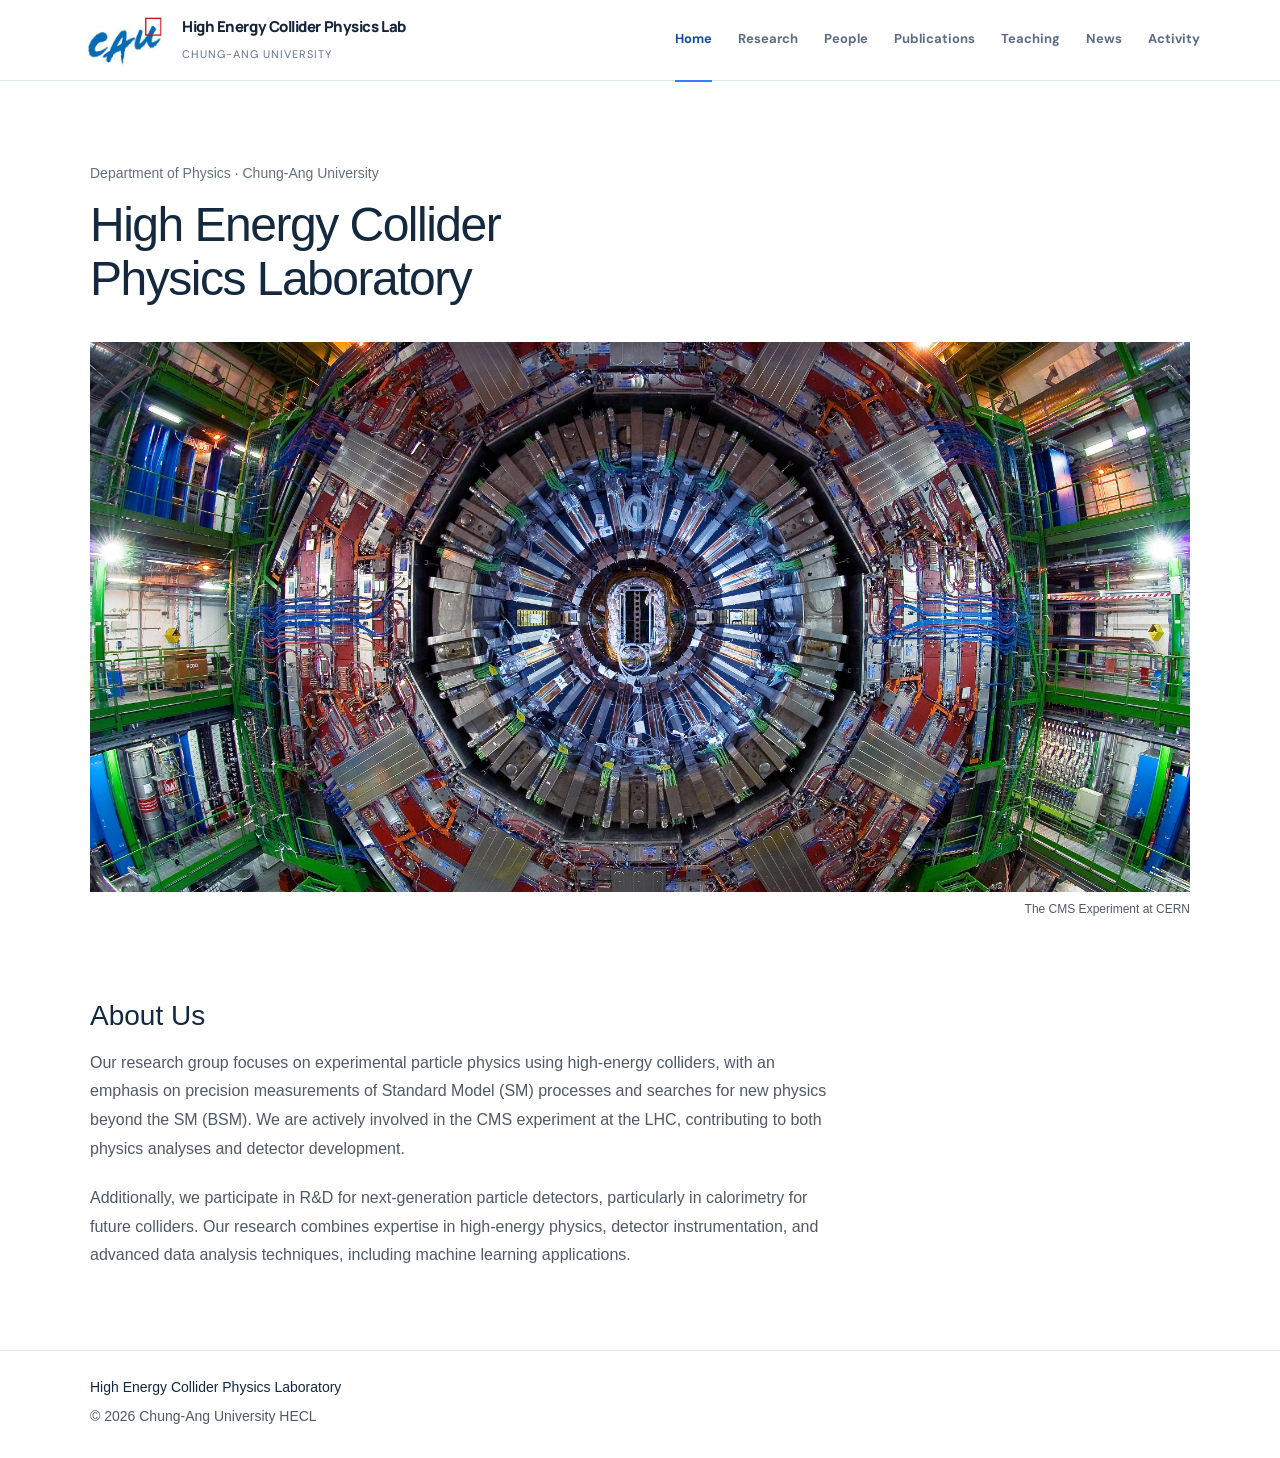
<file: index.html>
<!DOCTYPE html>
<html lang="ko">

<head>
    <meta charset="utf-8" />
    <meta content="width=device-width,initial-scale=1" name="viewport" />
    <meta
        content="Chung-Ang University High Energy Collider Physics Laboratory — CMS experiment, electroweak physics and collider data analysis"
        name="description" />
    <title>Home | CAU High Energy Collider Physics Laboratory</title>
    <link href="css/style.css?v=03f03b5008" rel="stylesheet" />
</head>

<body class="home-page">
    <header class="site-header">
        <div class="container header-inner"><a class="brand" href="index.html">
            <img src="images/caulogo.jpeg" alt="CAU Logo" width="90" height="60"><span><span class="brand-main">High Energy Collider Physics Lab</span><br /><span class="brand-sub">Chung-Ang University</span></span></a><button
                aria-expanded="false" aria-label="메뉴 열기" class="menu-toggle">☰</button>
            <nav aria-label="주 메뉴" class="nav"><a class="active" href="index.html">Home</a><a class=""
                    href="research.html">Research</a><a class="" href="people.html">People</a><a class=""
                    href="publications.html">Publications</a><a href="teaching.html">Teaching</a><a class="" href="news.html">News</a><a href="activity.html">Activity</a></nav>
        </div>
    </header>
    <main class="home-main home-container">
        <section class="home-intro" aria-labelledby="home-title">
            <p class="home-affiliation">Department of Physics · Chung-Ang University</p>
            <h1 id="home-title">High Energy Collider<br />Physics Laboratory</h1>
        </section>

        <figure class="home-detector">
            <img src="images/CMSdetector.jpeg" alt="The CMS particle detector" width="3872" height="2592" />
            <figcaption>The CMS Experiment at CERN</figcaption>
        </figure>

        <section class="home-about" aria-labelledby="home-about-title">
            <h2 id="home-about-title">About Us</h2>
            <p>Our research group focuses on experimental particle physics using high-energy colliders, with an
                emphasis on precision measurements of Standard Model (SM) processes and searches for new physics
                beyond the SM (BSM). We are actively involved in the CMS experiment at the LHC, contributing to
                both physics analyses and detector development.</p>
            <p>Additionally, we participate in R&amp;D for next-generation particle detectors, particularly in
                calorimetry for future colliders. Our research combines expertise in high-energy physics, detector
                instrumentation, and advanced data analysis techniques, including machine learning applications.</p>
        </section>
    </main>
    <footer class="home-footer">
        <div class="home-container">
            <p class="home-footer-name">High Energy Collider Physics Laboratory</p>
            <p>© 2026 Chung-Ang University HECL</p>
        </div>
    </footer>
    <script src="js/main.js"></script>
</body>

</html>
</file>
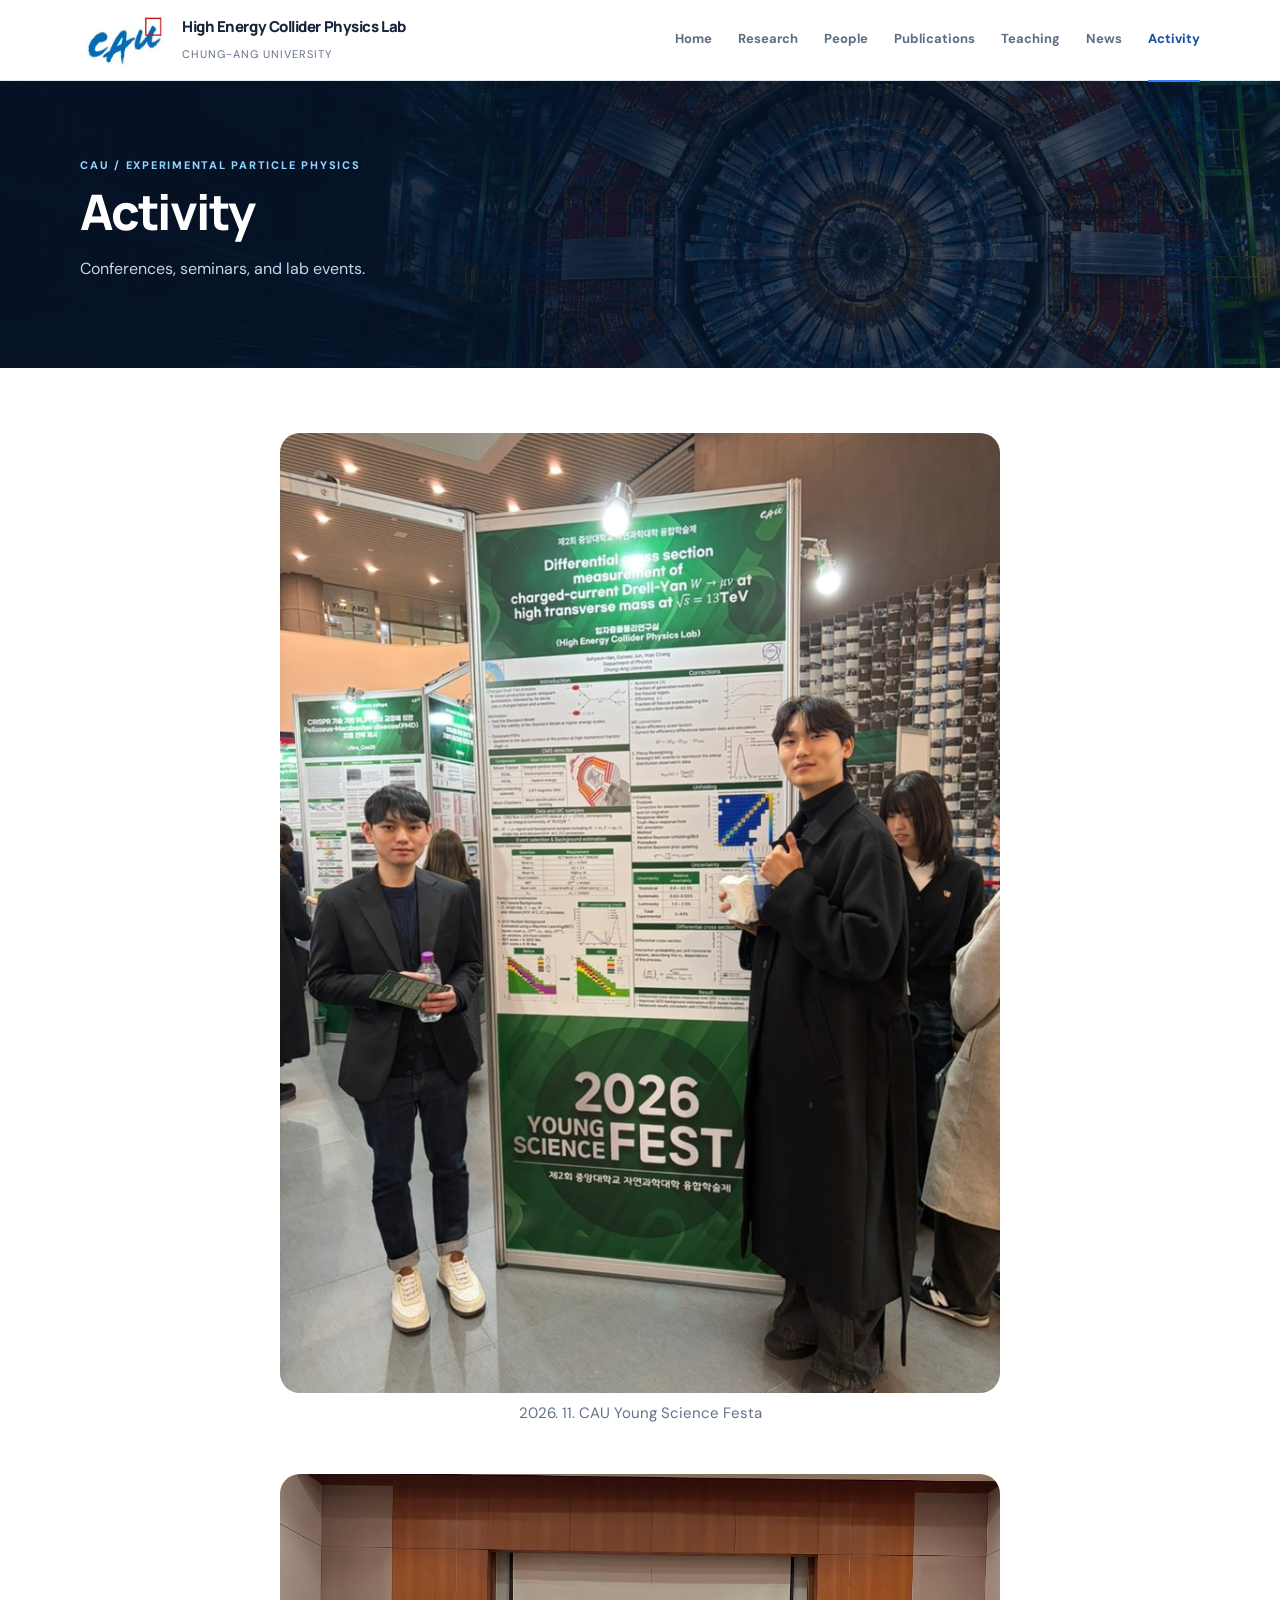
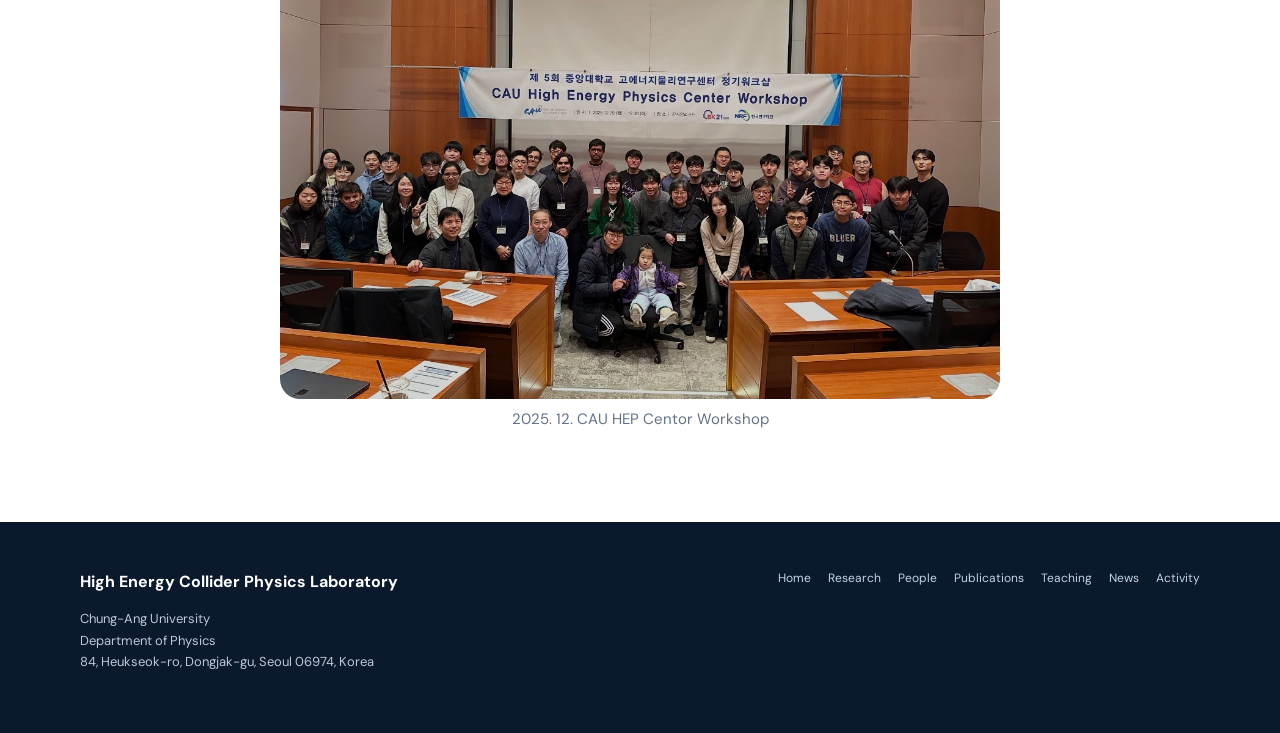
<file: activity.html>
<!doctype html>
<html lang="ko">

<head>
    <meta charset="utf-8">
    <meta name="viewport" content="width=device-width,initial-scale=1">
    <meta name="description"
        content="Chung-Ang University High Energy Collider Physics Laboratory — CMS experiment, electroweak physics and collider data analysis">
    <title>Activity | CAU High Energy Collider Physics Laboratory</title>
    <link rel="stylesheet" href="css/style.css?v=8cd661636b">
</head>

<body>
    <header class="site-header">
        <div class="container header-inner"><a class="brand" href="index.html">
            <img src="images/caulogo.jpeg" alt="CAU Logo" width="90" height="60"><span><span class="brand-main">High Energy Collider Physics Lab</span><br /><span class="brand-sub">Chung-Ang University</span></span></a><button
                class="menu-toggle" aria-label="메뉴 열기" aria-expanded="false">☰</button>
            <nav class="nav" aria-label="주 메뉴"><a class="" href="index.html">Home</a><a class=""
                    href="research.html">Research</a><a class="" href="people.html">People</a><a class=""
                    href="publications.html">Publications</a><a href="teaching.html">Teaching</a><a href="news.html">News</a><a class="active" href="activity.html" aria-current="page">Activity</a></nav>
        </div>
    </header>
    <main>
        <section class="page-hero">
            <div class="container">
                <div class="eyebrow">CAU / Experimental Particle Physics</div>
                <h1>Activity</h1>
                <p>Conferences, seminars, and lab events.</p>
            </div>
        </section>
        <section class="page-section">
            <div class="container">
                <figure class="activity-photo">
                    <img src="images/young-science-festa.JPG" alt="CAU Young Science Festa"
                        width="768" height="1024" />
                    <figcaption>2026. 11. CAU Young Science Festa</figcaption>
                </figure>
                <figure class="activity-photo">
                    <img src="images/cau-hep-workshop.jpg" alt="CAU HEP workshop group photo"
                        width="1440" height="1080" loading="lazy" />
                    <figcaption>2025. 12. CAU HEP Centor Workshop</figcaption>
                </figure>
            </div>
        </section>
    </main>
    <footer class="footer">
        <div class="container">
            <div class="top">
                <div><strong>High Energy Collider Physics Laboratory</strong>
                    <p>Chung-Ang University<br>Department of Physics<br>84, Heukseok-ro, Dongjak-gu, Seoul 06974, Korea</p>
                </div>
                <div class="footer-links"><a href="index.html">Home</a><a href="research.html">Research</a><a
                        href="people.html">People</a><a href="publications.html">Publications</a><a href="teaching.html">Teaching</a><a
                        href="news.html">News</a><a href="activity.html">Activity</a></div>
            </div>
        </div>
    </footer>
    <script src="js/main.js"></script>
</body>

</html>
</file>
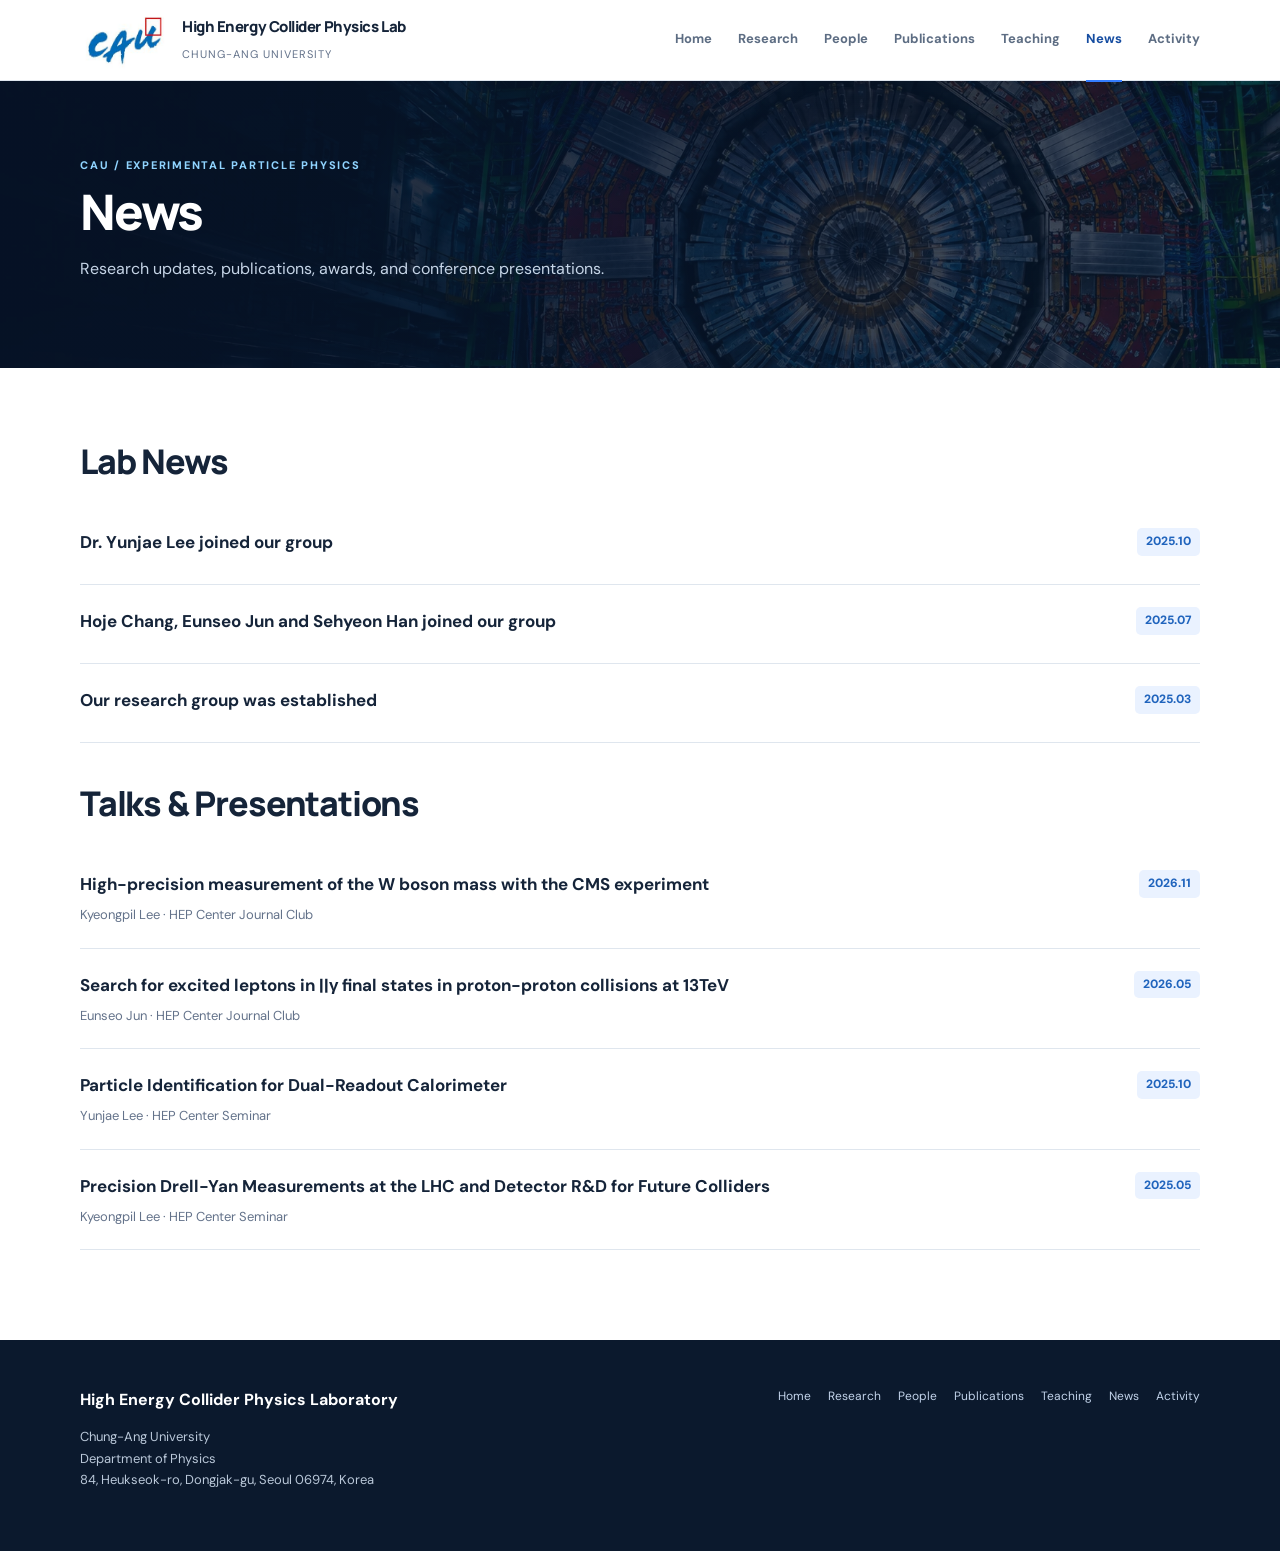
<file: news.html>
<!doctype html>
<html lang="ko">

<head>
    <meta charset="utf-8">
    <meta name="viewport" content="width=device-width,initial-scale=1">
    <meta name="description"
        content="Chung-Ang University High Energy Collider Physics Laboratory — CMS experiment, electroweak physics and collider data analysis">
    <title>News | CAU High Energy Collider Physics Laboratory</title>
    <link rel="stylesheet" href="css/style.css?v=8cd661636b">
</head>

<body>
    <header class="site-header">
        <div class="container header-inner"><a class="brand" href="index.html">
            <img src="images/caulogo.jpeg" alt="CAU Logo" width="90" height="60"><span><span class="brand-main">High Energy Collider Physics Lab</span><br /><span class="brand-sub">Chung-Ang University</span></span></a><button
                class="menu-toggle" aria-label="메뉴 열기" aria-expanded="false">☰</button>
            <nav class="nav" aria-label="주 메뉴"><a class="" href="index.html">Home</a><a class=""
                    href="research.html">Research</a><a class="" href="people.html">People</a><a class=""
                    href="publications.html">Publications</a><a href="teaching.html">Teaching</a><a class="active" href="news.html">News</a><a href="activity.html">Activity</a></nav>
        </div>
    </header>
    <main class="news-page">
        <section class="page-hero">
            <div class="container">
                <div class="eyebrow">CAU / Experimental Particle Physics</div>
                <h1>News</h1>
                <p>Research updates, publications, awards, and conference presentations.</p>
            </div>
        </section>
        <section class="page-section">
            <div class="container">
                <section class="news-group" aria-labelledby="lab-news">
                    <h2 id="lab-news">Lab News</h2>
                    <div class="list-row">
                        <div>
                            <h3>Dr. Yunjae Lee joined our group</h3>
                        </div><time class="tag" datetime="2025-10">2025.10</time>
                    </div>
                    <div class="list-row">
                        <div>
                            <h3>Hoje Chang, Eunseo Jun and Sehyeon Han joined our group</h3>
                        </div><time class="tag" datetime="2025-07">2025.07</time>
                    </div>
                    <div class="list-row">
                        <div>
                            <h3>Our research group was established</h3>
                        </div><time class="tag" datetime="2025-03">2025.03</time>
                    </div>
                </section>
                <section class="news-group" aria-labelledby="talks-and-presentations">
                    <h2 id="talks-and-presentations">Talks &amp; Presentations</h2>
                    <div class="list-row">
                        <div>
                            <h3>High-precision measurement of the W boson mass with the CMS experiment</h3>
                            <p>Kyeongpil Lee · HEP Center Journal Club</p>
                        </div><time class="tag" datetime="2026-11">2026.11</time>
                    </div>
                    <div class="list-row">
                        <div>
                            <h3>Search for excited leptons in ℓℓγ final states in proton-proton collisions at 13TeV</h3>
                            <p>Eunseo Jun · HEP Center Journal Club</p>
                        </div><time class="tag" datetime="2026-05">2026.05</time>
                    </div>
                    <div class="list-row">
                        <div>
                            <h3>Particle Identification for Dual-Readout Calorimeter</h3>
                            <p>Yunjae Lee · HEP Center Seminar</p>
                        </div><time class="tag" datetime="2025-10">2025.10</time>
                    </div>
                    <div class="list-row">
                        <div>
                            <h3>Precision Drell-Yan Measurements at the LHC and Detector R&amp;D for Future Colliders</h3>
                            <p>Kyeongpil Lee · HEP Center Seminar</p>
                        </div><time class="tag" datetime="2025-05">2025.05</time>
                    </div>
                </section>
            </div>
        </section>
    </main>
    <footer class="footer">
        <div class="container">
            <div class="top">
                <div><strong>High Energy Collider Physics Laboratory</strong>
                    <p>Chung-Ang University<br>Department of Physics<br>84, Heukseok-ro, Dongjak-gu, Seoul 06974, Korea</p>
                </div>
                <div class="footer-links"><a href="index.html">Home</a><a href="research.html">Research</a><a
                        href="people.html">People</a><a href="publications.html">Publications</a><a href="teaching.html">Teaching</a><a
                        href="news.html">News</a><a href="activity.html">Activity</a></div>
            </div>
        </div>
    </footer>
    <script src="js/main.js"></script>
</body>

</html>
</file>
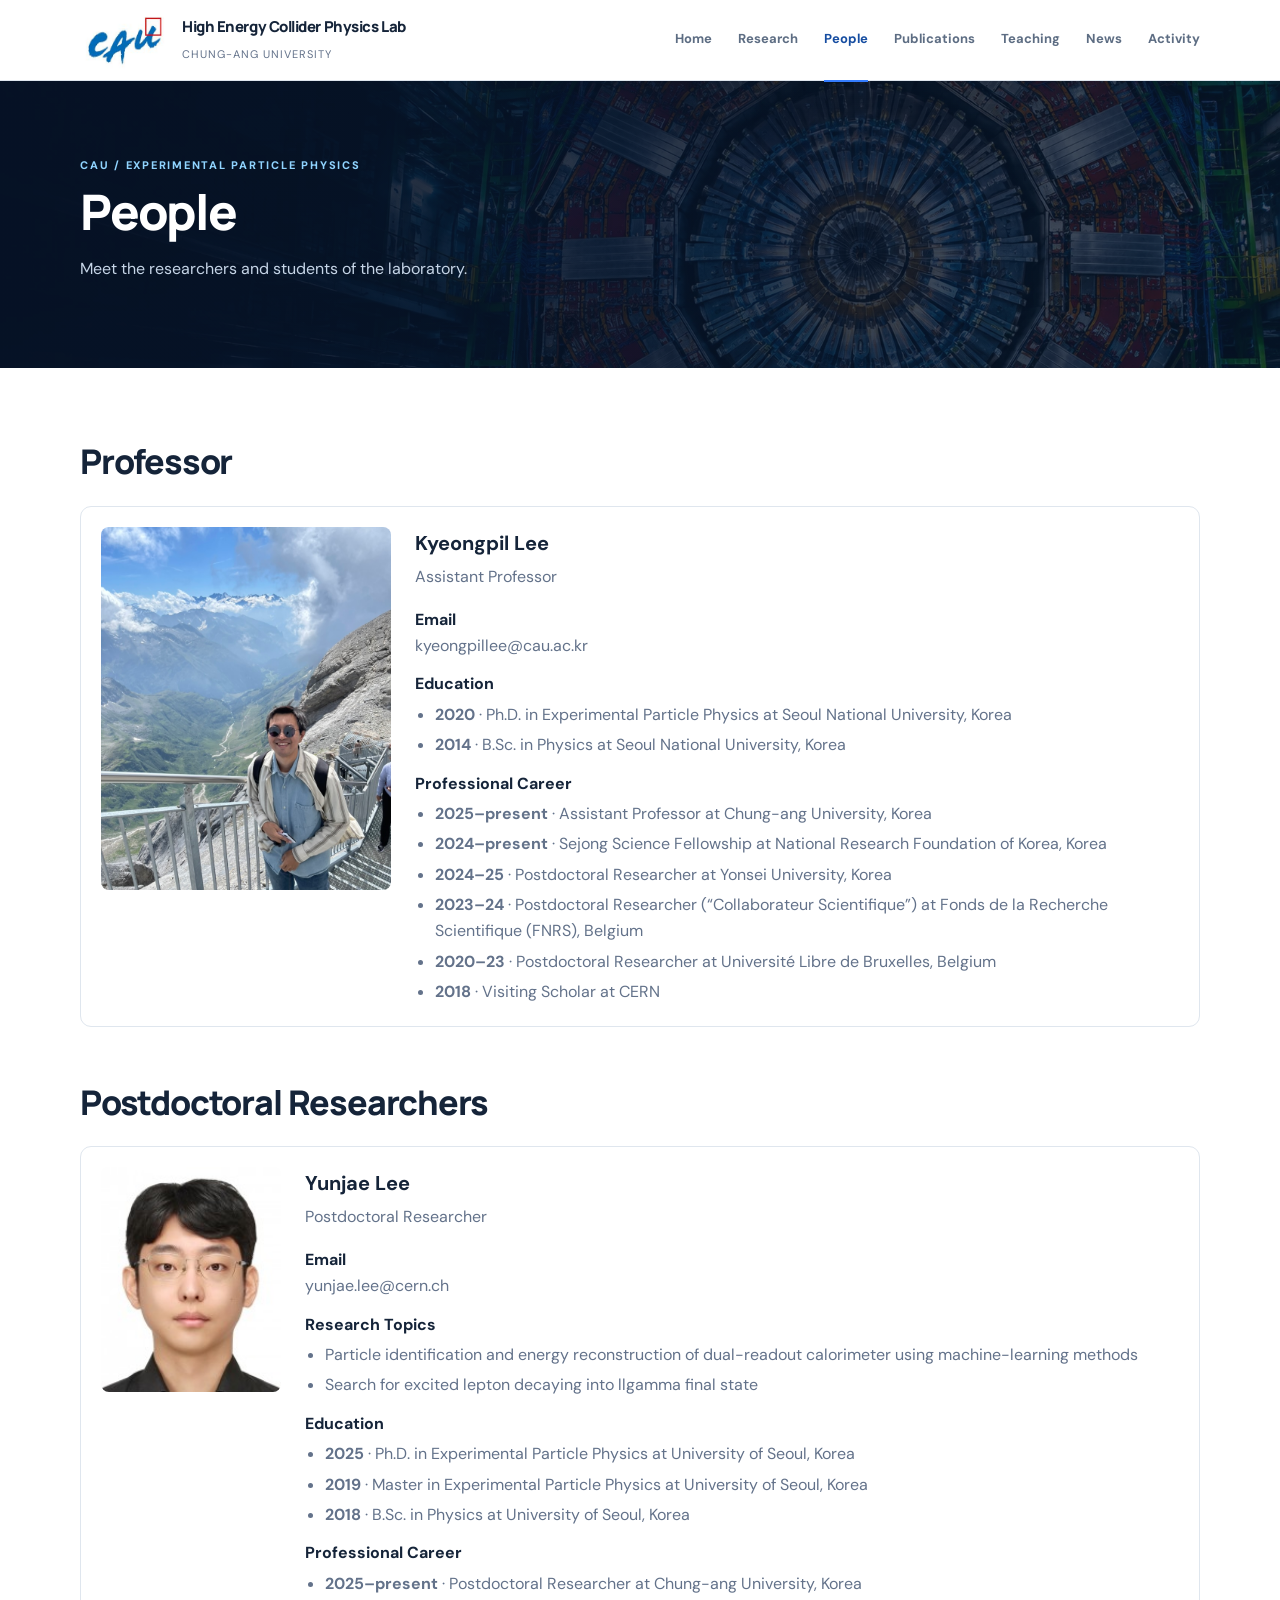
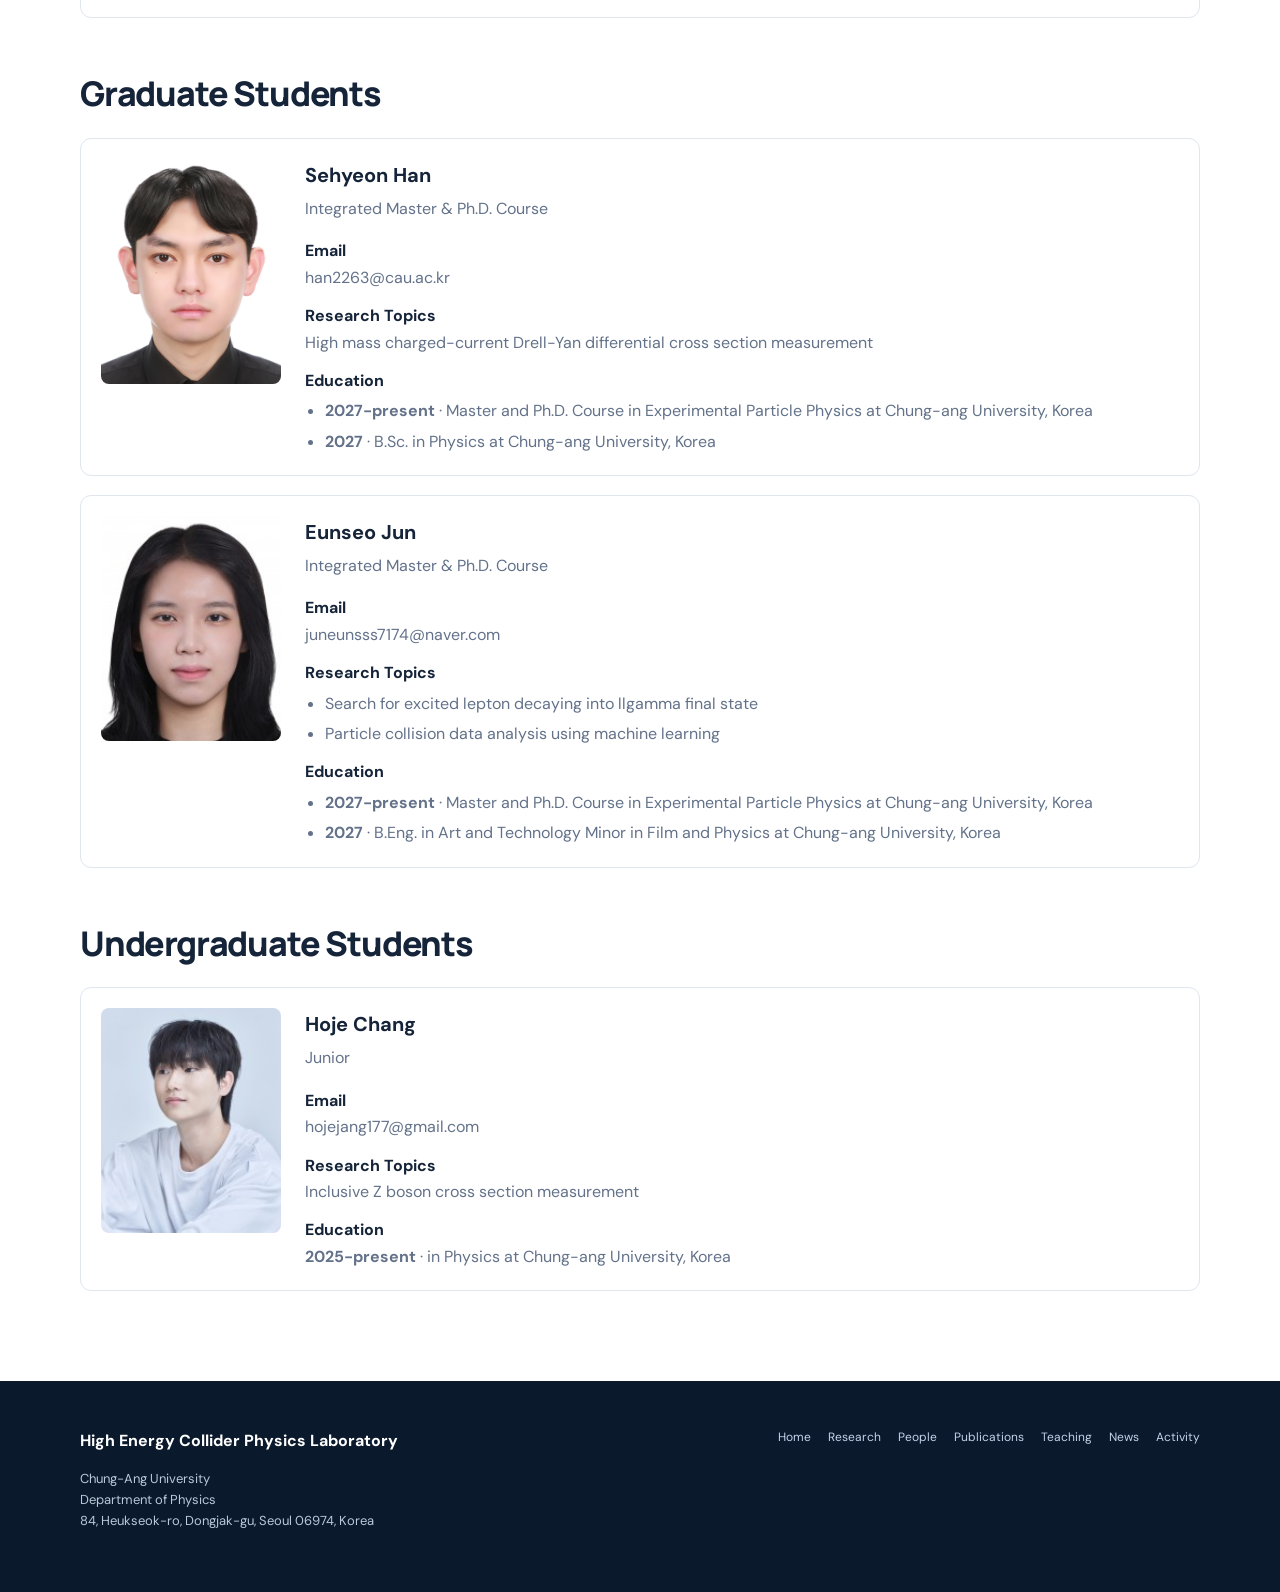
<file: people.html>
<!doctype html>
<html lang="ko">

<head>
    <meta charset="utf-8">
    <meta name="viewport" content="width=device-width,initial-scale=1">
    <meta name="description"
        content="Chung-Ang University High Energy Collider Physics Laboratory — CMS experiment, electroweak physics and collider data analysis">
    <title>People | CAU High Energy Collider Physics Laboratory</title>
    <link rel="stylesheet" href="css/style.css?v=8cd661636b">
</head>

<body>
    <header class="site-header">
        <div class="container header-inner"><a class="brand" href="index.html">
            <img src="images/caulogo.jpeg" alt="CAU Logo" width="90" height="60"><span><span class="brand-main">High Energy Collider Physics Lab</span><br /><span class="brand-sub">Chung-Ang University</span></span></a><button
                class="menu-toggle" aria-label="메뉴 열기" aria-expanded="false">☰</button>
            <nav class="nav" aria-label="주 메뉴"><a class="" href="index.html">Home</a><a class=""
                    href="research.html">Research</a><a class="active" href="people.html">People</a><a class=""
                    href="publications.html">Publications</a><a href="teaching.html">Teaching</a><a class="" href="news.html">News</a><a href="activity.html">Activity</a></nav>
        </div>
    </header>
    <main>
        <section class="page-hero">
            <div class="container">
                <div class="eyebrow">CAU / Experimental Particle Physics</div>
                <h1>People</h1>
                <p>Meet the researchers and students of the laboratory.</p>
            </div>
        </section>
        <section class="page-section">
            <div class="container">
                <section class="people-group">
                    <h2>Professor</h2>
                    <div class="people-grid">
                        <article class="person person-professor">
                            <img class="avatar" src="images/KyeongpilLee.jpg" alt="" />
                            <div class="body">
                                <h3>Kyeongpil Lee</h3>
                                <p>Assistant Professor</p>
                                <dl class="person-details">
                                    <dt>Email</dt>
                                    <dd>kyeongpillee@cau.ac.kr</dd>
                                    <dt>Education</dt>
                                    <dd>
                                        <ul>
                                            <li><strong>2020</strong> · Ph.D. in Experimental Particle Physics at Seoul National University, Korea</li>
                                            <li><strong>2014</strong> · B.Sc. in Physics at Seoul National University, Korea</li>
                                        </ul>
                                    </dd>
                                    <dt>Professional Career</dt>
                                    <dd>
                                        <ul>
                                            <li><strong>2025–present</strong> · Assistant Professor at Chung-ang University, Korea</li>
                                            <li><strong>2024–present</strong> · Sejong Science Fellowship at National Research Foundation of Korea, Korea</li>
                                            <li><strong>2024–25</strong> · Postdoctoral Researcher at Yonsei University, Korea</li>
                                            <li><strong>2023–24</strong> · Postdoctoral Researcher (“Collaborateur Scientifique”) at Fonds de la Recherche Scientifique (FNRS), Belgium</li>
                                            <li><strong>2020–23</strong> · Postdoctoral Researcher at Université Libre de Bruxelles, Belgium</li>
                                            <li><strong>2018</strong> · Visiting Scholar at CERN</li>
                                        </ul>
                                    </dd>
                                </dl>
                            </div>
                        </article>
                    </div>
                </section>
                <section class="people-group">
                    <h2>Postdoctoral Researchers</h2>
                    <div class="people-grid">
                        <article class="person">
                            <img class="avatar" src="images/YunjaeLee.jpg" alt="" />
                            <div class="body">
                                <h3>Yunjae Lee</h3>
                                <p>Postdoctoral Researcher</p>
                                <dl class="person-details">
                                    <dt>Email</dt>
                                    <dd>yunjae.lee@cern.ch</dd>
                                    <dt>Research Topics</dt>
                                    <dd>
                                        <ul>
                                            <li>Particle identification and energy reconstruction of dual-readout calorimeter using machine-learning methods</li>
                                            <li>Search for excited lepton decaying into llgamma final state</li>
                                        </ul>
                                    </dd>
                                    <dt>Education</dt>
                                    <dd>
                                        <ul>
                                            <li><strong>2025</strong> · Ph.D. in Experimental Particle Physics at University of Seoul, Korea</li>
                                            <li><strong>2019</strong> · Master in Experimental Particle Physics at University of Seoul, Korea</li>
                                            <li><strong>2018</strong> · B.Sc. in Physics at University of Seoul, Korea</li>
                                        </ul>
                                    </dd>
                                    <dt>Professional Career</dt>
                                    <dd>
                                        <ul>
                                            <li><strong>2025–present</strong> · Postdoctoral Researcher at Chung-ang University, Korea</li>
                                        </ul>
                                    </dd>
                                </dl>
                            </div>
                        </article>
                    </div>
                </section>
                <section class="people-group">
                    <h2>Graduate Students</h2>
                    <div class="people-grid">
                        <article class="person">
                            <img class="avatar" src="images/SehyeonHan.jpg" alt="" />
                            <div class="body">
                                <h3>Sehyeon Han</h3>
                                <p>Integrated Master & Ph.D. Course</p>
                                <dl class="person-details">
                                    <dt>Email</dt>
                                    <dd>han2263@cau.ac.kr</dd>
                                    <dt>Research Topics</dt>
                                    <dd>High mass charged-current Drell-Yan differential cross section measurement</dd>
                                    <dt>Education</dt>
                                    <dd>
                                        <ul>
                                            <li><strong>2027-present</strong> · Master and Ph.D. Course in Experimental Particle Physics at Chung-ang University, Korea</li>
                                            <li><strong>2027</strong> · B.Sc. in Physics at Chung-ang University, Korea</li>
                                        </ul>
                                    </dd>
                                </dl>
                            </div>
                        </article>
                        <article class="person">
                            <img class="avatar" src="images/EunseoJun.jpg" alt="" />
                            <div class="body">
                                <h3>Eunseo Jun</h3>
                                <p>Integrated Master & Ph.D. Course</p>
                                <dl class="person-details">
                                    <dt>Email</dt>
                                    <dd>juneunsss7174@naver.com</dd>
                                    <dt>Research Topics</dt>
                                    <dd>
                                        <ul>
                                            <li>Search for excited lepton decaying into llgamma final state</li>
                                            <li>Particle collision data analysis using machine learning</li>
                                        </ul>
                                    </dd>
                                    <dt>Education</dt>
                                    <dd>
                                        <ul>
                                            <li><strong>2027-present</strong> · Master and Ph.D. Course in Experimental Particle Physics at Chung-ang University, Korea</li>
                                            <li><strong>2027</strong> · B.Eng. in Art and Technology Minor in Film and Physics at Chung-ang University, Korea</li>
                                        </ul>
                                    </dd>
                                </dl>
                            </div>
                        </article>
                    </div>
                </section>
                <section class="people-group">
                    <h2>Undergraduate Students</h2>
                    <div class="people-grid">
                        <article class="person">
                            <img class="avatar" src="images/HojeChang.jpg" alt="" />
                            <div class="body">
                                <h3>Hoje Chang</h3>
                                <p>Junior</p>
                                <dl class="person-details">
                                    <dt>Email</dt>
                                    <dd>hojejang177@gmail.com</dd>
                                    <dt>Research Topics</dt>
                                    <dd>Inclusive Z boson cross section measurement</dd>
                                    <dt>Education</dt>
                                    <dd><strong>2025-present</strong> · in Physics at Chung-ang University, Korea</dd>
                                </dl>
                            </div>
                        </article>
                    </div>
                </section>
            </div>
        </section>
    </main>
    <footer class="footer">
        <div class="container">
            <div class="top">
                <div><strong>High Energy Collider Physics Laboratory</strong>
                    <p>Chung-Ang University<br>Department of Physics<br>84, Heukseok-ro, Dongjak-gu, Seoul 06974, Korea</p>
                </div>
                <div class="footer-links"><a href="index.html">Home</a><a href="research.html">Research</a><a
                        href="people.html">People</a><a href="publications.html">Publications</a><a href="teaching.html">Teaching</a><a
                        href="news.html">News</a><a href="activity.html">Activity</a></div>
            </div>
        </div>
    </footer>
    <script src="js/main.js"></script>
</body>

</html>
</file>
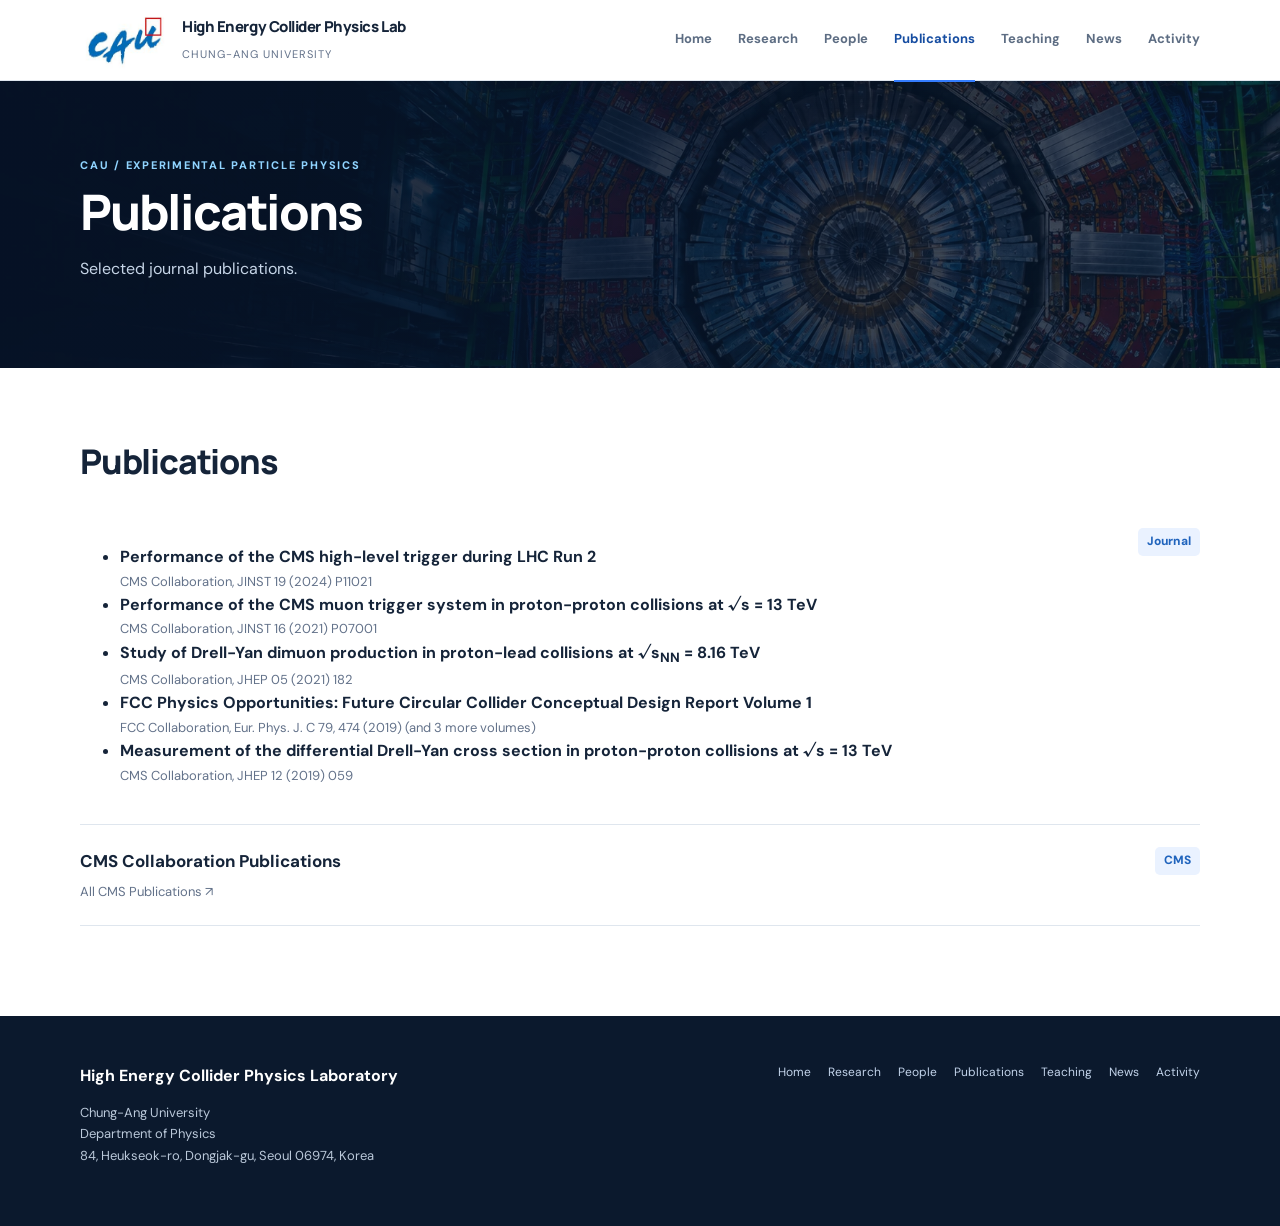
<file: publications.html>
<!doctype html>
<html lang="ko">

<head>
    <meta charset="utf-8">
    <meta name="viewport" content="width=device-width,initial-scale=1">
    <meta name="description"
        content="Chung-Ang University High Energy Collider Physics Laboratory — CMS experiment, electroweak physics and collider data analysis">
    <title>Publications | CAU High Energy Collider Physics Laboratory</title>
    <link rel="stylesheet" href="css/style.css?v=8cd661636b">
</head>

<body>
    <header class="site-header">
        <div class="container header-inner"><a class="brand" href="index.html">
            <img src="images/caulogo.jpeg" alt="CAU Logo" width="90" height="60"><span><span class="brand-main">High Energy Collider Physics Lab</span><br /><span class="brand-sub">Chung-Ang University</span></span></a><button
                class="menu-toggle" aria-label="메뉴 열기" aria-expanded="false">☰</button>
            <nav class="nav" aria-label="주 메뉴"><a class="" href="index.html">Home</a><a class=""
                    href="research.html">Research</a><a class="" href="people.html">People</a><a class="active"
                    href="publications.html">Publications</a><a href="teaching.html">Teaching</a><a class="" href="news.html">News</a><a href="activity.html">Activity</a></nav>
        </div>
    </header>
    <main class="publications-page">
        <section class="page-hero">
            <div class="container">
                <div class="eyebrow">CAU / Experimental Particle Physics</div>
                <h1>Publications</h1>
                <p>Selected journal publications.</p>
            </div>
        </section>
        <section class="page-section">
            <div class="container">
                <h2>Publications</h2>
                <div class="list-row">
                    <div>
                        <ul class="publication-list">
                            <li>
                                <strong>Performance of the CMS high-level trigger during LHC Run 2</strong>
                                <p>CMS Collaboration, JINST 19 (2024) P11021</p>
                            </li>
                            <li>
                                <strong>Performance of the CMS muon trigger system in proton-proton collisions at √s = 13 TeV</strong>
                                <p>CMS Collaboration, JINST 16 (2021) P07001</p>
                            </li>
                            <li>
                                <strong>Study of Drell-Yan dimuon production in proton-lead collisions at √s<sub>NN</sub> = 8.16 TeV</strong>
                                <p>CMS Collaboration, JHEP 05 (2021) 182</p>
                            </li>
                            <li>
                                <strong>FCC Physics Opportunities: Future Circular Collider Conceptual Design Report Volume 1</strong>
                                <p>FCC Collaboration, Eur. Phys. J. C 79, 474 (2019) (and 3 more volumes)</p>
                            </li>
                            <li>
                                <strong>Measurement of the differential Drell-Yan cross section in proton-proton collisions at √s = 13 TeV</strong>
                                <p>CMS Collaboration, JHEP 12 (2019) 059</p>
                            </li>
                        </ul>
                    </div><span class="tag">Journal</span>
                </div>
                <div class="list-row">
                    <div>
                        <h3>CMS Collaboration Publications</h3>
                        <p><a href="https://inspirehep.net/literature?sort=mostrecent&amp;size=25&amp;page=1&amp;q=a%20K.Lee.6">All CMS Publications ↗</a></p>
                    </div><span class="tag">CMS</span>
                </div>
            </div>
        </section>
    </main>
    <footer class="footer">
        <div class="container">
            <div class="top">
                <div><strong>High Energy Collider Physics Laboratory</strong>
                    <p>Chung-Ang University<br>Department of Physics<br>84, Heukseok-ro, Dongjak-gu, Seoul 06974, Korea</p>
                </div>
                <div class="footer-links"><a href="index.html">Home</a><a href="research.html">Research</a><a
                        href="people.html">People</a><a href="publications.html">Publications</a><a href="teaching.html">Teaching</a><a
                        href="news.html">News</a><a href="activity.html">Activity</a></div>
            </div>
        </div>
    </footer>
    <script src="js/main.js"></script>
</body>

</html>
</file>
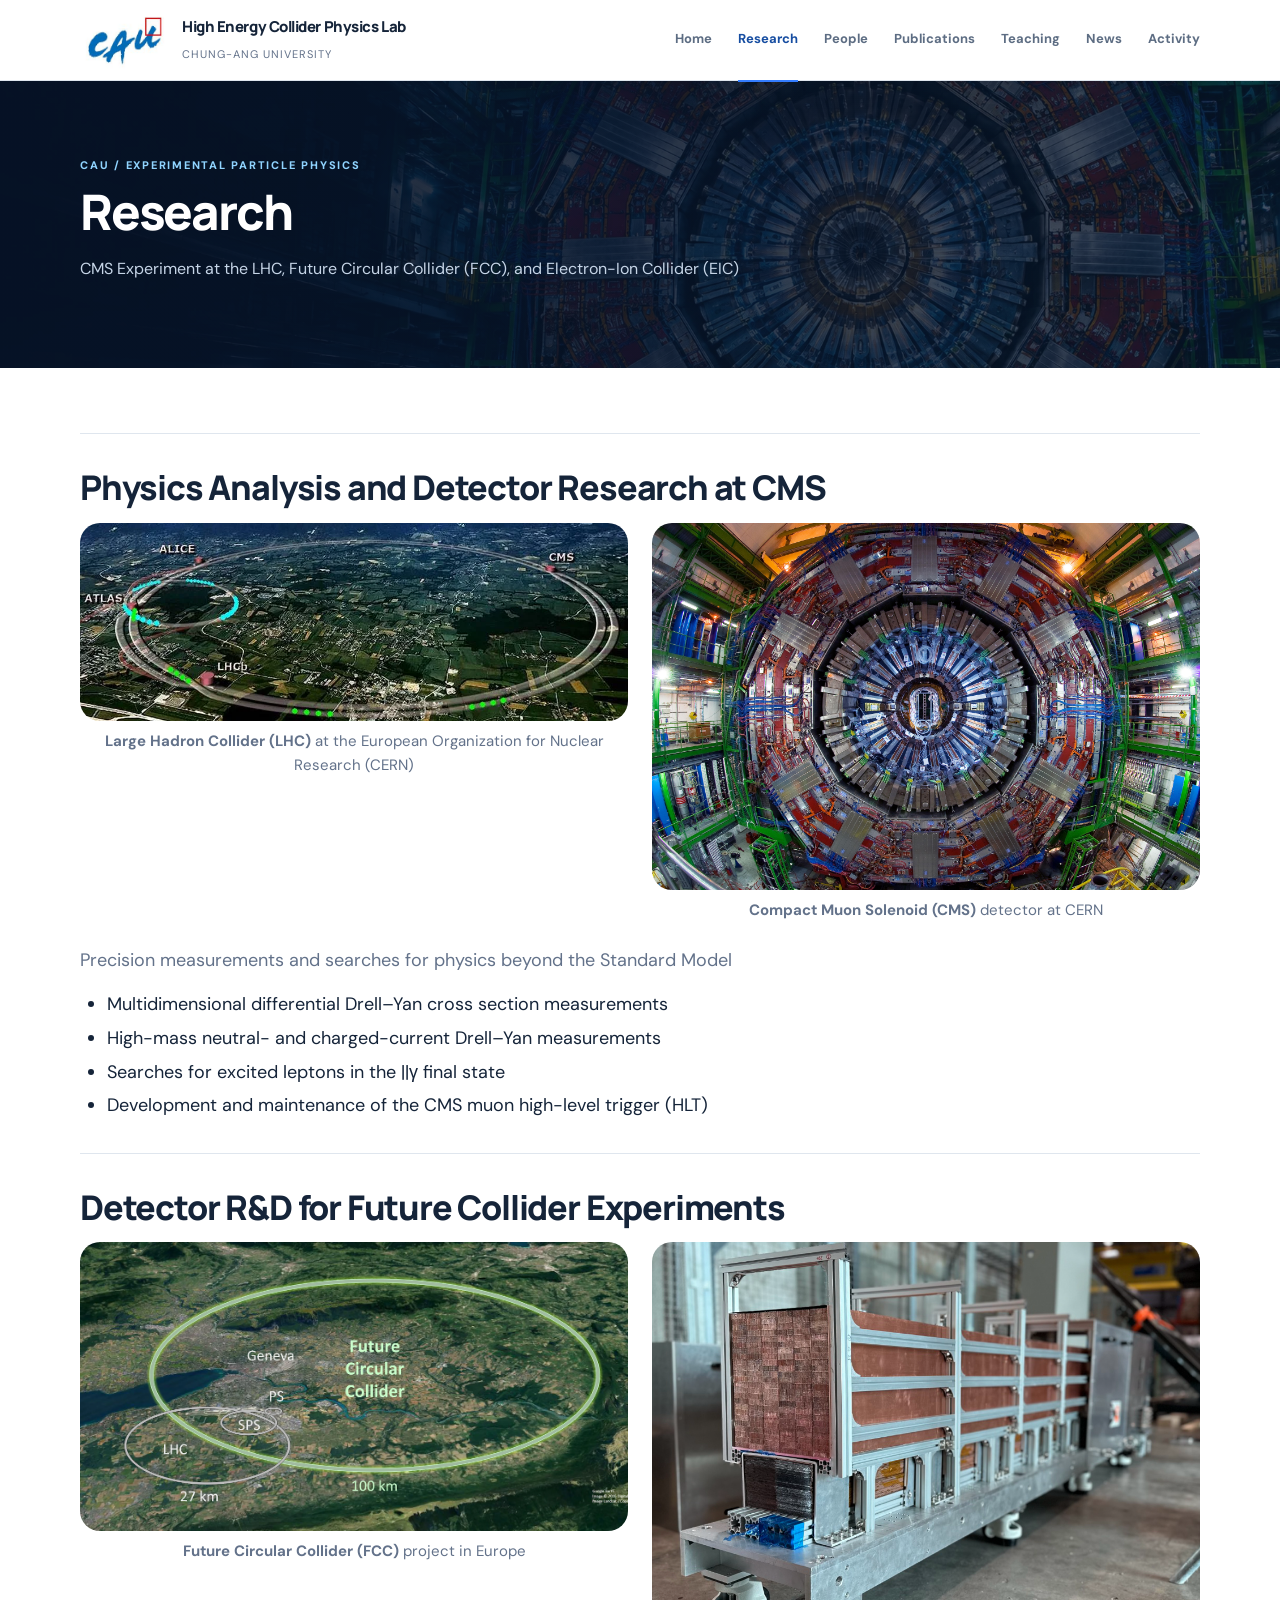
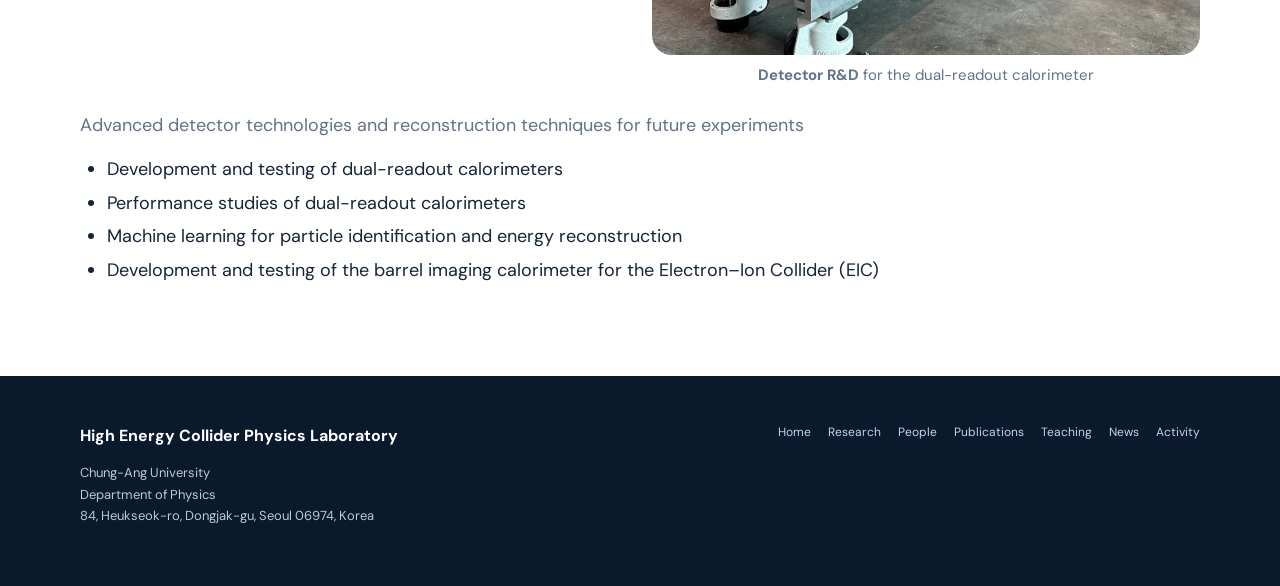
<file: research.html>
<!DOCTYPE html>
<html lang="ko">

<head>
    <meta charset="utf-8" />
    <meta content="width=device-width,initial-scale=1" name="viewport" />
    <meta
        content="Chung-Ang University High Energy Collider Physics Laboratory — CMS experiment, electroweak physics and collider data analysis"
        name="description" />
    <title>Research | CAU High Energy Collider Physics Laboratory</title>
    <link href="css/style.css?v=002bfced6e" rel="stylesheet" />
</head>

<body>
    <header class="site-header">
        <div class="container header-inner"><a class="brand" href="index.html">
            <img src="images/caulogo.jpeg" alt="CAU Logo" width="90" height="60"><span><span class="brand-main">High Energy Collider Physics Lab</span><br /><span class="brand-sub">Chung-Ang University</span></span></a><button
                aria-expanded="false" aria-label="메뉴 열기" class="menu-toggle">☰</button>
            <nav aria-label="주 메뉴" class="nav"><a class="" href="index.html">Home</a><a class="active"
                    href="research.html">Research</a><a class="" href="people.html">People</a><a class=""
                    href="publications.html">Publications</a><a href="teaching.html">Teaching</a><a class="" href="news.html">News</a><a href="activity.html">Activity</a></nav>
        </div>
    </header>
    <main>
        <section class="page-hero">
            <div class="container">
                <div class="eyebrow">CAU / Experimental Particle Physics</div>
                <h1>Research</h1>
                <p>CMS Experiment at the LHC, Future Circular Collider (FCC), and Electron-Ion Collider (EIC)</p>
            </div>
        </section>
        <section class="page-section" aria-label="Research areas">
            <div class="container">
                <article class="research-topic">
                    <h2>Physics Analysis and Detector Research at CMS</h2>
                    <div class="research-image-grid">
                        <figure class="research-figure">
                            <img class="research-visual" src="images/LHC.png" alt="LHC ring and the locations of its four main experiments"
                                width="931" height="336" />
                            <figcaption><strong>Large Hadron Collider (LHC)</strong> at the European Organization for Nuclear Research (CERN)</figcaption>
                        </figure>
                        <figure class="research-figure">
                            <img class="research-visual" src="images/cms.jpeg" alt="CMS detector at CERN"
                                width="3872" height="2592" />
                            <figcaption><strong>Compact Muon Solenoid (CMS)</strong> detector at CERN</figcaption>
                        </figure>
                    </div>
                    <p>Precision measurements and searches for physics beyond the Standard Model</p>
                    <ul>
                        <li>Multidimensional differential Drell–Yan cross section measurements</li>
                        <li>High-mass neutral- and charged-current Drell–Yan measurements</li>
                        <li>Searches for excited leptons in the ℓℓγ final state</li>
                        <li>Development and maintenance of the CMS muon high-level trigger (HLT)</li>
                    </ul>
                </article>
                <article class="research-topic">
                    <h2>Detector R&amp;D for Future Collider Experiments</h2>
                    <div class="research-image-grid">
                        <figure class="research-figure">
                            <img class="research-visual" src="images/FCC.png" alt="Map comparing the proposed FCC ring with the existing LHC ring"
                                width="1280" height="673" loading="lazy" />
                            <figcaption><strong>Future Circular Collider (FCC)</strong> project in Europe</figcaption>
                        </figure>
                        <figure class="research-figure">
                            <img class="research-visual" src="images/FCCdetector.png" alt="Detector R&amp;D equipment mounted on a wheeled frame"
                                width="976" height="734" loading="lazy" />
                            <figcaption><strong>Detector R&amp;D</strong> for the dual-readout calorimeter</figcaption>
                        </figure>
                    </div>
                    <p>Advanced detector technologies and reconstruction techniques for future experiments</p>
                    <ul>
                        <li>Development and testing of dual-readout calorimeters</li>
                        <li>Performance studies of dual-readout calorimeters</li>
                        <li>Machine learning for particle identification and energy reconstruction</li>
                        <li>Development and testing of the barrel imaging calorimeter for the Electron–Ion Collider (EIC)</li>
                    </ul>
                </article>
            </div>
        </section>
    </main>
    <footer class="footer">
        <div class="container">
            <div class="top">
                <div><strong>High Energy Collider Physics Laboratory</strong>
                    <p>Chung-Ang University<br />Department of Physics<br>84, Heukseok-ro, Dongjak-gu, Seoul 06974, Korea</p>
                </div>
                <div class="footer-links"><a href="index.html">Home</a><a href="research.html">Research</a><a
                        href="people.html">People</a><a href="publications.html">Publications</a><a href="teaching.html">Teaching</a><a
                        href="news.html">News</a><a href="activity.html">Activity</a></div>
            </div>
        </div>
    </footer>
    <script src="js/main.js"></script>
</body>

</html>
</file>
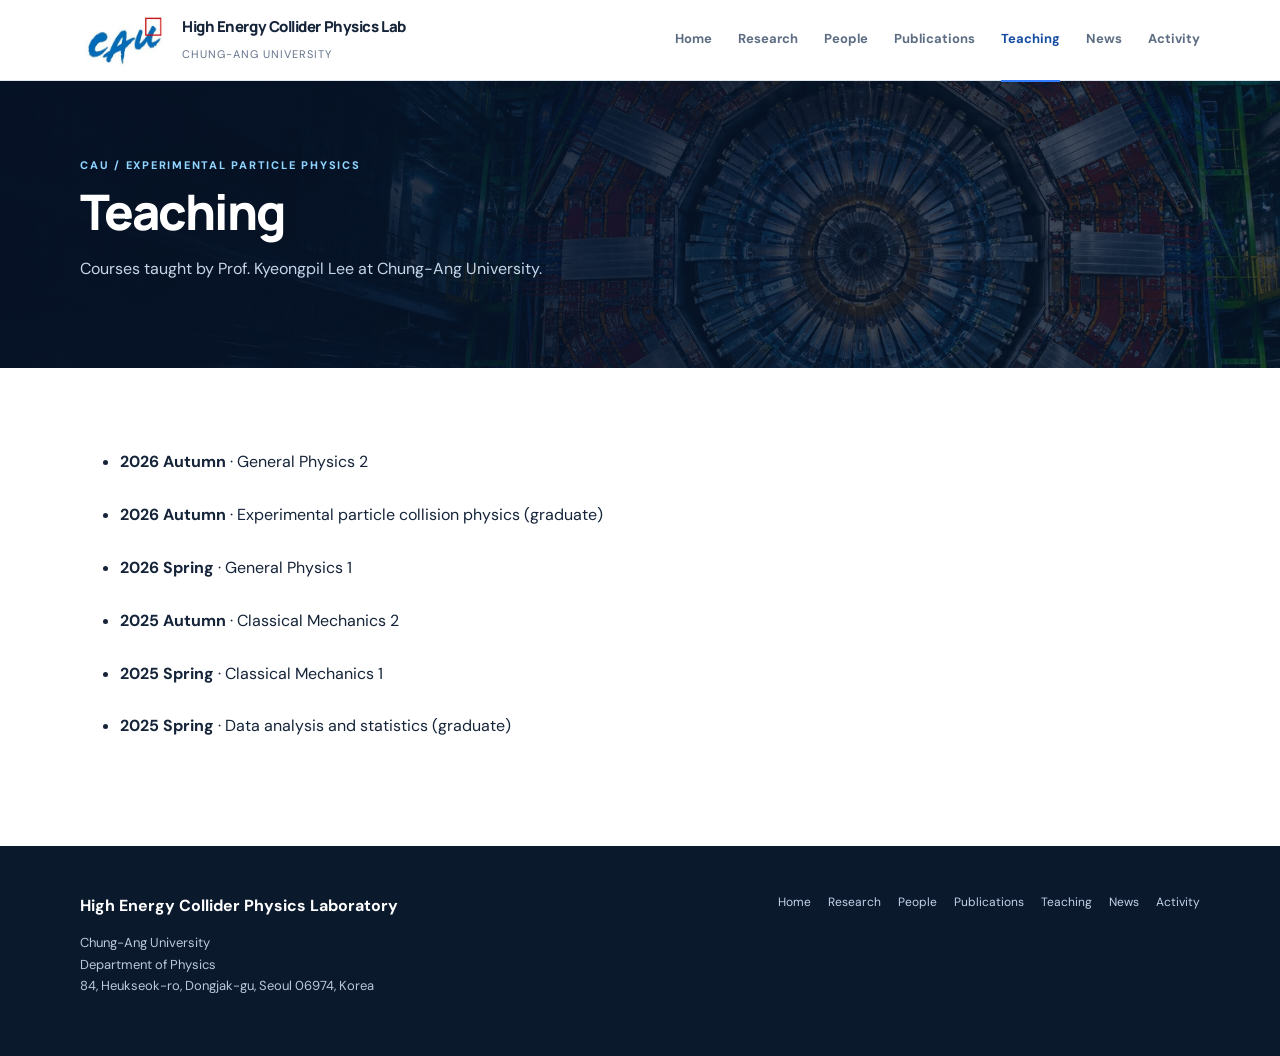
<file: teaching.html>
<!doctype html>
<html lang="ko">

<head>
    <meta charset="utf-8">
    <meta name="viewport" content="width=device-width,initial-scale=1">
    <meta name="description"
        content="Courses taught by Prof. Kyeongpil Lee at Chung-Ang University.">
    <title>Teaching | CAU High Energy Collider Physics Laboratory</title>
    <link rel="stylesheet" href="css/style.css?v=84cbfcc73e">
</head>

<body>
    <header class="site-header">
        <div class="container header-inner"><a class="brand" href="index.html">
            <img src="images/caulogo.jpeg" alt="CAU Logo" width="90" height="60"><span><span class="brand-main">High Energy Collider Physics Lab</span><br /><span class="brand-sub">Chung-Ang University</span></span></a><button
                class="menu-toggle" aria-label="메뉴 열기" aria-expanded="false">☰</button>
            <nav class="nav" aria-label="주 메뉴"><a class="" href="index.html">Home</a><a class=""
                    href="research.html">Research</a><a class="" href="people.html">People</a><a class=""
                    href="publications.html">Publications</a><a class="active" href="teaching.html" aria-current="page">Teaching</a><a href="news.html">News</a><a href="activity.html">Activity</a></nav>
        </div>
    </header>
    <main>
        <section class="page-hero">
            <div class="container">
                <div class="eyebrow">CAU / Experimental Particle Physics</div>
                <h1>Teaching</h1>
                <p>Courses taught by Prof. Kyeongpil Lee at Chung-Ang University.</p>
            </div>
        </section>
        <section class="page-section">
            <div class="container">
                <ul class="course-list">
                    <li><strong>2026 Autumn</strong> · General Physics 2</li>
                    <li><strong>2026 Autumn</strong> · Experimental particle collision physics (graduate)</li>
                    <li><strong>2026 Spring</strong> · General Physics 1</li>
                    <li><strong>2025 Autumn</strong> · Classical Mechanics 2</li>
                    <li><strong>2025 Spring</strong> · Classical Mechanics 1</li>
                    <li><strong>2025 Spring</strong> · Data analysis and statistics (graduate)</li>
                </ul>
            </div>
        </section>
    </main>
    <footer class="footer">
        <div class="container">
            <div class="top">
                <div><strong>High Energy Collider Physics Laboratory</strong>
                    <p>Chung-Ang University<br>Department of Physics<br>84, Heukseok-ro, Dongjak-gu, Seoul 06974, Korea</p>
                </div>
                <div class="footer-links"><a href="index.html">Home</a><a href="research.html">Research</a><a
                        href="people.html">People</a><a href="publications.html">Publications</a><a href="teaching.html">Teaching</a><a
                        href="news.html">News</a><a href="activity.html">Activity</a></div>
            </div>
        </div>
    </footer>
    <script src="js/main.js"></script>
</body>

</html>
</file>
<file: css/style.css>
@import url('https://fonts.googleapis.com/css2?family=DM+Sans:wght@400;500;600;700&family=Manrope:wght@400;500;600;700;800&display=swap');

:root {
    --navy: #0b1930;
    --navy2: #132946;
    --blue: #347dff;
    --ink: #152439;
    --muted: #63728a;
    --line: #dfE6ee;
    --bg: #f7f9fc;
    --white: #fff;
    --max: 1120px
}

* {
    box-sizing: border-box
}

html {
    scroll-behavior: smooth
}

body {
    margin: 0;
    color: var(--ink);
    background: white;
    font-family: 'DM Sans', -apple-system, BlinkMacSystemFont, 'Segoe UI', sans-serif;
    line-height: 1.65
}

a {
    color: inherit;
    text-decoration: none
}

button {
    font: inherit
}

img {
    max-width: 100%
}

.container {
    width: min(calc(100% - 44px), var(--max));
    margin: auto
}

.site-header {
    background: #fff;
    border-bottom: 1px solid var(--line);
    position: sticky;
    top: 0;
    z-index: 20
}

.header-inner {
    height: 80px;
    display: flex;
    align-items: center;
    justify-content: space-between;
    gap: 25px
}

.brand {
    display: flex;
    gap: 12px;
    align-items: center;
    min-width: 0
}

.brand-mark {
    width: 43px;
    height: 43px;
    border-radius: 13px;
    background: var(--navy);
    display: grid;
    place-items: center;
    color: #8bb9ff;
    font-size: 24px;
    font-weight: 800;
    letter-spacing: -4px;
    padding-right: 5px
}

.brand-main {
    font: 800 15px/1.3 Manrope, sans-serif;
    letter-spacing: -.03em
}

.brand-sub {
    font-size: 11px;
    letter-spacing: .09em;
    color: var(--muted);
    text-transform: uppercase
}

.nav {
    display: flex;
    align-items: center;
    gap: clamp(16px, 2.2vw, 26px)
}

.nav a {
    font-weight: 700;
    font-size: 13px;
    color: #5d6d83;
    padding: 30px 0;
    border-bottom: 2px solid transparent
}

.nav a:hover,
.nav a.active {
    color: #164da1;
    border-bottom-color: var(--blue)
}

.menu-toggle {
    display: none;
    background: transparent;
    border: 0;
    font-size: 25px;
    color: var(--ink);
    cursor: pointer
}

.hero {
    background: radial-gradient(ellipse at 85% 5%, #23518a88, transparent 42%), linear-gradient(115deg, #0a1830, #142c4a 70%, #1a3d60);
    color: white;
    overflow: hidden
}

.hero-inner {
    min-height: 505px;
    display: grid;
    grid-template-columns: 1.25fr .85fr;
    gap: 50px;
    align-items: center;
    padding: 76px 0
}

.eyebrow {
    font-weight: 800;
    letter-spacing: .16em;
    text-transform: uppercase;
    font-size: 11px;
    color: #90bdff
}

.hero h1,
.page-hero h1 {
    font: 800 clamp(37px, 5vw, 60px)/1.14 Manrope, sans-serif;
    letter-spacing: -.045em;
    margin: 16px 0 20px
}

.hero p {
    font-size: 16px;
    color: #c8d5e6;
    max-width: 570px;
    line-height: 1.85
}

.actions {
    display: flex;
    gap: 12px;
    flex-wrap: wrap;
    margin-top: 31px
}

.btn {
    display: inline-flex;
    align-items: center;
    justify-content: center;
    gap: 10px;
    padding: 12px 19px;
    border-radius: 8px;
    font-weight: 700;
    font-size: 13px;
    transition: .2s;
    background: var(--blue);
    color: white;
    border: 1px solid var(--blue)
}

.btn:hover {
    filter: brightness(1.12);
    transform: translateY(-1px)
}

.btn-outline {
    background: transparent;
    color: white;
    border-color: #6b8bab
}

.orbital {
    height: 360px;
    position: relative;
    display: grid;
    place-items: center
}

.orbital:before {
    content: '';
    width: 232px;
    height: 232px;
    background: radial-gradient(circle, #43a5ff55 0%, #225aa822 44%, transparent 72%);
    border-radius: 50%;
    position: absolute
}

.ring {
    width: 290px;
    height: 145px;
    border: 1.5px solid #63a4fa99;
    border-radius: 50%;
    position: absolute;
    transform: rotate(-31deg);
    box-shadow: 0 0 28px #3d88f522
}

.ring:nth-child(2) {
    transform: rotate(32deg)
}

.ring:nth-child(3) {
    transform: rotate(90deg)
}

.core {
    width: 68px;
    height: 68px;
    border-radius: 50%;
    background: radial-gradient(circle at 30% 25%, #b9e4ff, #347ce6 60%, #1b3a90);
    box-shadow: 0 0 55px #51a5ffbb;
    z-index: 1
}

.particle {
    position: absolute;
    width: 12px;
    height: 12px;
    border-radius: 50%;
    background: #d0eeff;
    box-shadow: 0 0 22px #86d1ff;
    top: 100px;
    right: 67px
}

.particle.two {
    top: auto;
    right: auto;
    bottom: 92px;
    left: 78px;
    background: #ffcf98
}

.section {
    padding: 82px 0
}

.section.gray {
    background: var(--bg)
}

.section-heading {
    display: flex;
    justify-content: space-between;
    align-items: flex-end;
    gap: 20px;
    margin-bottom: 29px
}

.section-heading h2,
.page-section h2 {
    font: 800 clamp(25px, 3vw, 34px)/1.2 Manrope, sans-serif;
    letter-spacing: -.035em;
    margin: 8px 0
}

.section-heading p,
.intro {
    color: var(--muted);
    max-width: 650px
}

.overline {
    font-weight: 800;
    letter-spacing: .14em;
    text-transform: uppercase;
    font-size: 11px;
    color: #286ac1
}

.text-link {
    color: #2267cb;
    font-weight: 800;
    font-size: 13px;
    white-space: nowrap
}

.grid {
    display: grid;
    grid-template-columns: repeat(3, 1fr);
    gap: 21px
}

.card {
    background: white;
    border: 1px solid var(--line);
    border-radius: 13px;
    padding: 27px;
    box-shadow: 0 8px 25px #19365707
}

.card h3 {
    margin: 12px 0 10px;
    font: 800 18px Manrope, sans-serif;
    letter-spacing: -.025em
}

.card p {
    color: var(--muted);
    font-size: 14px;
    margin: 0
}

.card .glyph {
    width: 42px;
    height: 42px;
    display: grid;
    place-items: center;
    background: #eaf2ff;
    color: #2166cb;
    font-size: 23px;
    border-radius: 12px
}

.feature-band {
    display: grid;
    grid-template-columns: 1fr 1fr;
    gap: 40px;
    align-items: center
}

.feature-art {
    min-height: 290px;
    background: radial-gradient(circle at 55% 50%, #287bc9 0 4%, transparent 5% 13%, #3a84de44 14% 15%, transparent 16% 24%, #3a84de55 25% 26%, transparent 27%), repeating-linear-gradient(0deg, transparent, transparent 27px, #ffffff13 28px), linear-gradient(145deg, #0c1e39, #244d76);
    border-radius: 16px;
    position: relative;
    overflow: hidden
}

.feature-art:after {
    content: '13 TeV  ·  CMS  ·  pp';
    position: absolute;
    bottom: 21px;
    left: 23px;
    color: #b4d7ff;
    font-size: 12px;
    letter-spacing: .18em
}

.feature-band p {
    color: var(--muted)
}

.stat-strip {
    display: grid;
    grid-template-columns: repeat(3, 1fr);
    gap: 18px;
    margin-top: 27px
}

.stat {
    border-left: 3px solid #2a76e4;
    padding-left: 15px
}

.stat strong {
    display: block;
    font: 800 18px Manrope, sans-serif
}

.stat span {
    color: var(--muted);
    font-size: 12px
}

.page-hero {
    padding: 75px 0 70px;
    background: linear-gradient(125deg, #0c1c35, #244565);
    color: white
}

.page-hero h1 {
    font-size: clamp(35px, 4vw, 49px);
    margin: 10px 0
}

.page-hero p {
    color: #c6d5e7;
    max-width: 700px
}

.page-section {
    padding: 65px 0 90px;
    min-height: 390px
}

.page-section h2 {
    margin-bottom: 24px
}

.news-group + .news-group {
    margin-top: 40px;
}

.notice {
    background: #f0f6ff;
    border-left: 3px solid #347dff;
    border-radius: 6px;
    padding: 15px 18px;
    color: #3a5578;
    font-size: 14px;
    margin-bottom: 25px
}

.list-row {
    padding: 22px 0;
    border-bottom: 1px solid var(--line);
    display: flex;
    align-items: start;
    justify-content: space-between;
    gap: 20px
}

.list-row:first-child {
    border-top: 1px solid var(--line)
}

.list-row h3 {
    font-size: 17px;
    margin: 0 0 6px
}

.list-row p {
    font-size: 13px;
    color: var(--muted);
    margin: 0
}

.tag {
    display: inline-block;
    background: #eaf2ff;
    color: #2064bd;
    border-radius: 5px;
    font-size: 12px;
    font-weight: 800;
    padding: 4px 9px;
    white-space: nowrap
}

.people-group + .people-group {
    margin-top: 55px;
}

.people-grid {
    display: grid;
    grid-template-columns: minmax(0, 1fr);
    gap: 19px;
}

.person {
    display: grid;
    grid-template-columns: clamp(125px, 20%, 180px) minmax(0, 1fr);
    align-items: start;
    gap: 24px;
    padding: 20px;
    border: 1px solid var(--line);
    border-radius: 11px;
}

.avatar {
    display: block;
    width: 100%;
    aspect-ratio: 4 / 5;
    object-fit: cover;
    border-radius: 8px;
}

.person-professor {
    grid-template-columns: clamp(190px, 27%, 290px) minmax(0, 1fr);
}

.person .body {
    min-width: 0;
    overflow-wrap: anywhere;
}

.person h3 {
    margin: 0;
    font-size: 1.25rem;
}

.person p,
.person-details dd {
    color: var(--muted);
}

.person p {
    margin: 4px 0 0;
}

.person-details {
    margin: 16px 0 0;
}

.person-details dt {
    font-weight: 700;
}

.person-details dt:not(:first-child) {
    margin-top: 12px;
}

.person-details dd {
    margin: 0;
}

.person-details ul {
    margin: 4px 0 0;
    padding-inline-start: 1.25em;
}

.person-details li + li {
    margin-top: 4px;
}

.footer {
    background: #0b192d;
    color: #bac8d9;
    padding: 47px 0
}

.footer .top {
    display: flex;
    justify-content: space-between;
    gap: 30px
}

.footer strong {
    color: white
}

.footer p {
    font-size: 13px
}

.footer a {
    color: #c2d3ea
}

.footer-links {
    display: flex;
    flex-wrap: wrap;
    gap: 17px;
    font-size: 12px
}

.highlight {
    color: #2b73d6
}

.contact-box {
    border: 1px solid var(--line);
    border-radius: 13px;
    padding: 28px;
    max-width: 780px
}

.contact-box dl {
    display: grid;
    grid-template-columns: 120px 1fr;
    gap: 14px 18px
}

.contact-box dt {
    font-weight: 800
}

.contact-box dd {
    margin: 0;
    color: var(--muted)
}

@media(max-width:800px) {
    .menu-toggle {
        display: block
    }

    .nav {
        display: none;
        position: absolute;
        left: 0;
        top: 100%;
        right: 0;
        background: white;
        padding: 12px 22px 20px;
        box-shadow: 0 12px 20px #2030401a;
        flex-direction: column;
        align-items: stretch;
        gap: 0
    }

    .nav.open {
        display: flex
    }

    .nav a {
        padding: 12px 0
    }

    .hero-inner {
        grid-template-columns: 1fr;
        gap: 0;
        padding: 58px 0
    }

    .orbital {
        height: 250px;
        transform: scale(.78)
    }

    .grid {
        grid-template-columns: 1fr 1fr
    }

    .feature-band {
        grid-template-columns: 1fr
    }

    .stat-strip {
        grid-template-columns: 1fr
    }

    .footer .top {
        flex-direction: column
    }
}

@media(max-width:560px) {
    .publications-page .page-hero h1,
    .news-page .page-hero h1 {
        font-size: 2rem;
    }

    .publications-page .page-hero p,
    .news-page .page-hero p {
        font-size: .9375rem;
    }

    .publications-page .list-row {
        flex-direction: column;
        gap: 10px;
        padding: 16px 0;
    }

    .publications-page .list-row > .tag {
        order: -1;
    }

    .news-page .news-group h2 {
        font-size: 1.25rem;
        margin-bottom: 12px;
    }

    .publications-page .list-row h3,
    .news-page .list-row h3,
    .publication-list {
        font-size: .9375rem;
        line-height: 1.45;
    }

    .publication-list {
        margin: 0;
        padding-inline-start: 1.15em;
    }

    .publication-list li + li {
        margin-top: 14px;
    }

    .publications-page .publication-list p {
        margin-top: 4px;
    }

    .person,
    .person-professor {
        grid-template-columns: minmax(0, 1fr);
        gap: 16px;
        padding: 16px;
        font-size: .875rem;
    }

    .person .avatar {
        width: min(100%, 144px);
    }

    .person-professor .avatar {
        width: min(100%, 168px);
    }

    .person h3 {
        font-size: 1.0625rem;
    }

    .grid {
        grid-template-columns: 1fr
    }

    .container {
        width: min(calc(100% - 34px), var(--max))
    }

    .hero h1 {
        font-size: 37px
    }

    .section {
        padding: 60px 0
    }

    .section-heading {
        align-items: flex-start;
        flex-direction: column
    }

    .orbital {
        height: 190px;
        transform: scale(.62)
    }

    .contact-box dl {
        grid-template-columns: 1fr;
        gap: 4px
    }

    .contact-box dd {
        margin-bottom: 12px
    }
}

/* Version 2: imagery-first design */
.hero {
    position: relative;
    background: #071426 url('../images/detector-hero.webp') center 48%/cover no-repeat;
    isolation: isolate
}

.hero:before {
    content: '';
    position: absolute;
    inset: 0;
    background: linear-gradient(90deg, rgba(5, 15, 30, .96) 0%, rgba(6, 17, 34, .89) 33%, rgba(6, 17, 34, .40) 68%, rgba(6, 17, 34, .15) 100%);
    z-index: -1
}

.hero-inner {
    display: flex;
    min-height: 620px;
    padding: 105px 0
}

.hero-inner>div:first-child {
    max-width: 660px
}

.hero h1 {
    font-size: clamp(43px, 5.7vw, 76px);
    max-width: 650px
}

.hero p {
    max-width: 575px
}

.orbital {
    display: none
}

.eyebrow {
    color: #90d4ff
}

.hero-note {
    margin-top: 50px;
    display: inline-flex;
    gap: 10px;
    align-items: center;
    color: #d0e4f8;
    font-size: 12px;
    letter-spacing: .08em;
    text-transform: uppercase
}

.hero-note:before {
    content: '';
    width: 35px;
    height: 2px;
    background: #62a7ff
}

.card {
    padding: 0;
    overflow: hidden
}

.card img {
    display: block;
    width: 100%;
    height: 182px;
    object-fit: cover;
    background: #10223d
}

.card .card-content {
    padding: 24px
}

.card h3 {
    margin-top: 0
}

.feature-art {
    background: #10223d url('../images/analysis.svg') center/cover no-repeat;
    min-height: 355px
}

.feature-art:after {
    content: 'DATA ANALYSIS · CMS · 13 TeV';
    letter-spacing: .15em
}

.image-credit {
    font-size: 11px;
    color: #d6dfe9;
    position: absolute;
    right: 26px;
    bottom: 18px
}

.research-topic {
    border-top: 1px solid var(--line);
    padding-top: 32px;
}

.research-topic + .research-topic {
    margin-top: 32px;
}

.research-image-grid {
    display: grid;
    gap: 24px;
    align-items: start;
    grid-template-columns: repeat(2, minmax(0, 1fr));
    margin-bottom: 24px;
}

.research-visual,
.activity-photo img {
    display: block;
    width: 100%;
    height: auto;
    border-radius: 20px;
}

.research-figure {
    margin: 0;
}

.research-figure figcaption,
.activity-photo figcaption {
    margin-top: 8px;
    color: var(--muted);
    font-size: .9375rem;
    text-align: center;
}

.activity-photo {
    max-width: 720px;
    margin: 0 auto;
}

.activity-photo + .activity-photo {
    margin-top: 48px;
}

@media(max-width:650px) {
    .research-image-grid {
        grid-template-columns: 1fr;
    }
}

.page-section .research-topic h2 {
    margin: 0 0 14px;
    line-height: 1.25;
}

.research-topic p {
    margin: 0 0 14px;
    color: var(--muted);
    font-size: 1.125rem;
}

.research-topic ul {
    margin: 0;
    padding-inline-start: 1.5em;
    font-size: 1.125rem;
}

.research-topic li + li {
    margin-top: 4px;
}

.page-hero {
    background: linear-gradient(90deg, rgba(6, 18, 38, .95), rgba(7, 22, 42, .72)), url('../images/detector-hero.webp') center 51%/cover no-repeat
}

.photo-head {
    display: grid;
    grid-template-columns: 1.1fr .9fr;
    gap: 35px;
    align-items: center
}

.photo-head img {
    width: 100%;
    height: 320px;
    object-fit: cover;
    border-radius: 15px
}

@media(max-width:800px) {
    .hero-inner {
        min-height: 0;
        padding: 52px 0;
    }

    .hero-note {
        margin-top: 24px;
    }

    .page-hero {
        padding: 36px 0 32px;
    }

    .page-hero p {
        margin: 0;
    }

    .hero:before {
        background: linear-gradient(90deg, rgba(5, 15, 30, .95), rgba(5, 15, 30, .62))
    }

    .photo-head {
        grid-template-columns: 1fr
    }
}

@media(max-width:560px) {
    .hero h1 {
        font-size: 43px
    }

    .card img {
        height: 195px
    }

    .hero-inner {
        padding: 36px 0;
    }

    .page-hero {
        padding: 28px 0 24px;
    }

    .page-section .research-topic h2 {
        font-size: 1.25rem;
    }

    .research-topic p,
    .research-topic ul {
        font-size: .9375rem;
        line-height: 1.55;
    }
}


.home-page {
    --home-heading: #14283e;
    --home-text: #505965;
    --home-divider: #e5e7eb;
    --home-section-space: clamp(64px, 7vw, 80px);
}

.home-page .home-main,
.home-page .home-footer {
    background: #fff;
    color: var(--home-text);
    font-family: "Helvetica Neue", Helvetica, Arial, sans-serif;
    font-size: 16px;
    line-height: 1.8;
}

.home-page .home-container {
    width: min(calc(100% - 48px), 1100px);
    margin-inline: auto;
}

.home-page .home-main {
    padding-block: var(--home-section-space);
}

.home-page .home-intro {
    margin-bottom: clamp(24px, 3.2vw, 36px);
}

.home-page .home-affiliation {
    margin: 0 0 12px;
    color: #66707c;
    font-size: 14px;
}

.home-page .home-intro h1 {
    margin: 0;
    color: var(--home-heading);
    font-size: 48px;
    font-weight: 500;
    letter-spacing: -1.5px;
    line-height: 1.12;
}

.home-page .home-detector {
    margin: 0;
}

.home-page .home-detector img {
    display: block;
    width: 100%;
    height: auto;
    aspect-ratio: 2 / 1;
    object-fit: cover;
}

.home-page .home-detector figcaption {
    margin-top: 8px;
    font-size: 12px;
    line-height: 1.5;
    text-align: right;
}

.home-page .home-about {
    max-width: 740px;
    margin-top: var(--home-section-space);
}

.home-page .home-about h2 {
    margin: 0 0 16px;
    color: var(--home-heading);
    font-size: 28px;
    font-weight: 500;
    line-height: 1.25;
}

.home-page .home-about p {
    margin: 0;
}

.home-page .home-about p + p {
    margin-top: 20px;
}

.home-page .home-footer {
    padding-block: 24px 28px;
    border-top: 1px solid var(--home-divider);
    font-size: 14px;
}

.course-list li + li {
    margin-block-start: 1lh;
}

.home-page .home-footer p {
    margin: 0;
}

.home-page .home-footer .home-footer-name {
    margin-bottom: 4px;
    color: var(--home-heading);
    font-weight: 500;
}

@media (max-width: 650px) {
    .home-page {
        --home-section-space: 44px;
    }

    .home-page .home-container {
        width: calc(100% - 36px);
    }

    .home-page .home-intro {
        margin-bottom: 20px;
    }

    .home-page .home-intro h1 {
        font-size: clamp(28px, 8vw, 32px);
        letter-spacing: -0.8px;
    }

    .home-page .home-detector img {
        aspect-ratio: 3 / 2;
    }
}
</file>
